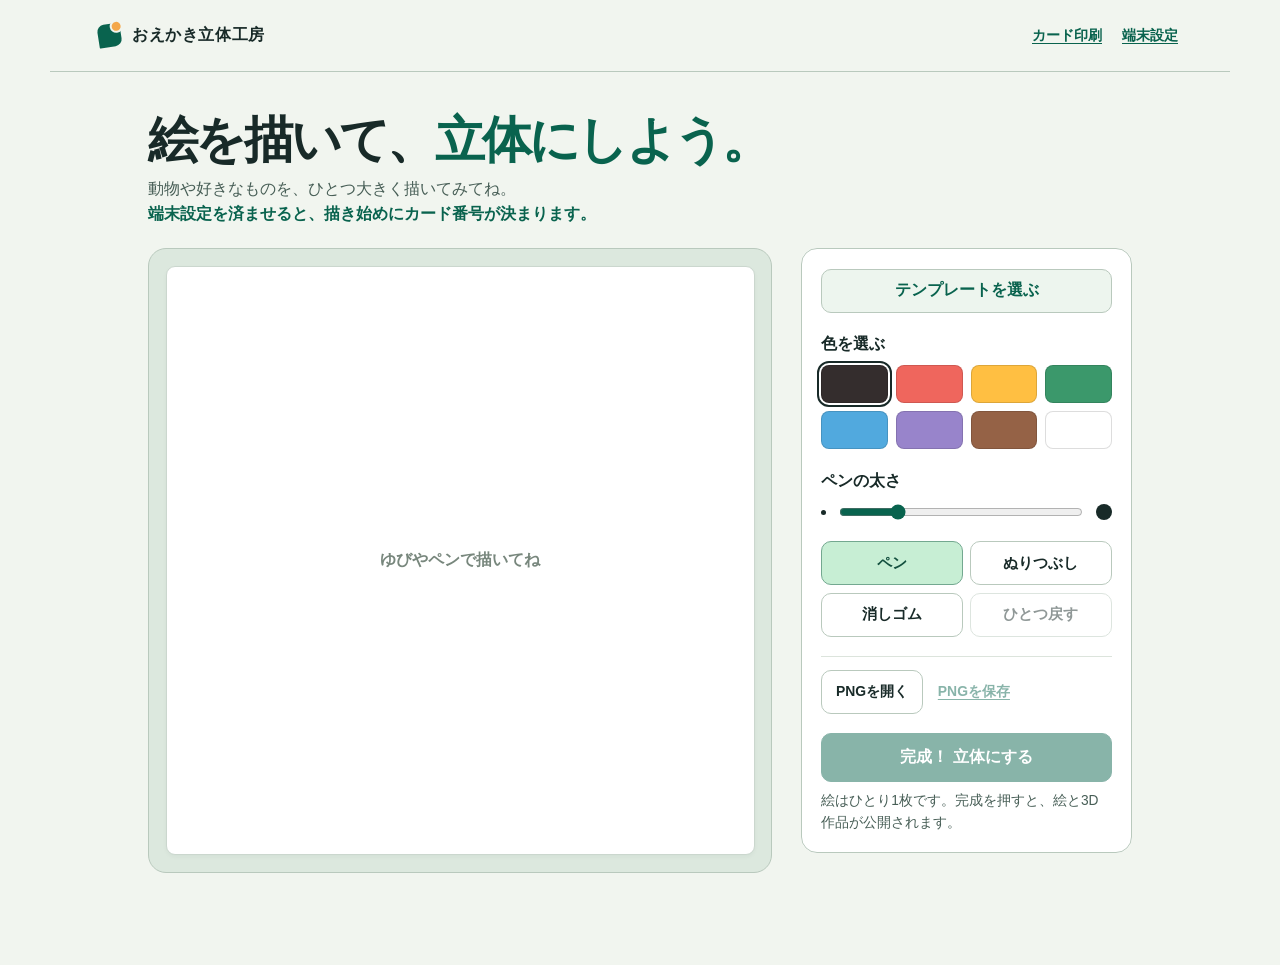
<file: site/index.html>
<!doctype html>
<html lang="ja">
  <head>
    <meta charset="utf-8" />
    <meta name="viewport" content="width=device-width,initial-scale=1" />
    <meta name="theme-color" content="#f1f5ef" />
    <meta name="referrer" content="no-referrer" />
    <meta
      http-equiv="Content-Security-Policy"
      content="default-src 'self'; script-src 'self'; style-src 'self'; img-src 'self' blob: data:; connect-src 'self' https://api.github.com; object-src 'none'; base-uri 'none'; form-action 'none'"
    />
    <title>おえかき立体工房</title>
    <link rel="stylesheet" href="style.css?v=5" />
  </head>
  <body>
    <header class="bar">
      <a class="brand" href="./"><span class="brand-mark" aria-hidden="true"></span>おえかき立体工房</a>
      <nav aria-label="工房メニュー">
        <a href="cards/">カード印刷</a
        ><button type="button" id="setup" class="text-button">端末設定</button>
      </nav>
    </header>
    <main class="wrap">
      <section id="studio">
        <div class="intro">
          <h1>絵を描いて、<em>立体にしよう。</em></h1>
          <p>動物や好きなものを、ひとつ大きく描いてみてね。</p>
          <p id="card-status" role="status">端末設定を済ませると、描き始めにカード番号が決まります。</p>
        </div>
        <div class="workbench">
          <div class="canvas-frame">
            <div class="paper">
              <canvas id="sheet" width="768" height="768" aria-label="お絵かきキャンバス"></canvas>
              <div id="hint" aria-hidden="true">ゆびやペンで描いてね</div>
            </div>
          </div>
          <fieldset id="tools" class="toolbox">
            <legend class="sr">お絵かき道具</legend>
            <button type="button" id="choose-template" aria-haspopup="dialog" aria-controls="templates">
              テンプレートを選ぶ
            </button>
            <div>
              <h2>色を選ぶ</h2>
              <div id="palette" class="palette" role="group" aria-label="ペンの色"></div>
            </div>
            <div>
              <label class="group-title" for="width">ペンの太さ</label>
              <div class="range-row">
                <span class="dot-small" aria-hidden="true"></span
                ><input type="range" id="width" min="3" max="65" value="17" /><span
                  class="dot-large"
                  aria-hidden="true"
                ></span>
              </div>
            </div>
            <div class="tool-grid">
              <button type="button" id="pen" aria-pressed="true">ペン</button
              ><button type="button" id="bucket" aria-pressed="false">ぬりつぶし</button
              ><button type="button" id="eraser" aria-pressed="false">消しゴム</button
              ><button type="button" id="undo" disabled>ひとつ戻す</button>
            </div>
            <div class="file-tools">
              <label class="file-label"
                >PNGを開く<input id="import" type="file" accept="image/png" /></label
              ><button id="download" type="button" class="text-button">PNGを保存</button>
            </div>
            <div class="finish">
              <button id="send" type="button" class="primary" disabled>完成！ 立体にする</button>
              <p>絵はひとり1枚です。完成を押すと、絵と3D作品が公開されます。</p>
            </div>
          </fieldset>
        </div>
        <p id="feedback" class="feedback" aria-live="polite"></p>
      </section>
      <section id="receipt" hidden class="receipt">
        <p class="overline">あなたのカード番号</p>
        <strong id="assigned" class="big-number"></strong>
        <h1>絵を受けつけました。</h1>
        <p>同じ番号のカードを受け取ってね。立体ができたら、カードのQRからARで見られます。</p>
        <div class="actions">
          <a id="view-link" class="button primary">作品を開く</a>
          <a id="wait-game-link" class="button">立体化を待ちながら遊ぶ</a>
        </div>
      </section>
    </main>
    <dialog id="templates" aria-labelledby="template-title">
      <div class="template-heading">
        <h2 id="template-title">テンプレートを選ぶ</h2>
        <button type="button" id="close-templates">閉じる</button>
      </div>
      <p id="template-help" class="small" hidden>
        選ぶと今の絵が置き換わります。「ひとつ戻す」で元の絵に戻れます。
      </p>
      <div id="template-options" class="template-options"></div>
    </dialog>
    <dialog id="settings">
      <form id="settings-form">
        <h2>店頭端末の設定</h2>
        <p>自動なら最初のひと筆かPNGの読み込みで、番号を指定したら設定の保存時に確保します。</p>
        <label class="form-label" for="token">このリポジトリ専用のGitHubトークン</label>
        <input
          id="token"
          type="password"
          autocomplete="off"
          spellcheck="false"
          placeholder="github_pat_…"
          aria-describedby="token-help"
        />
        <p id="token-help" class="small">
          権限は Contents の「Read and write」。このブラウザに保存し、「接続を解除」で削除できます。<a
            href="https://github.com/bpm82/oekaki-webar#店頭端末の準備"
            target="_blank"
            rel="noreferrer"
            >設定手順</a
          >
        </p>
        <label class="form-label" for="slot">次に使うカード</label
        ><select id="slot" aria-describedby="availability">
          <option value="">空いている番号を自動で使う</option>
        </select>
        <p id="availability" role="status" class="small"></p>
        <button type="button" id="reload-slots" class="text-button">空き状況を更新</button>
        <p class="small">予約は1時間で、描き続けると延長されます。</p>
        <p id="connection" role="status" class="small"></p>
        <div class="actions">
          <button class="primary" type="submit">設定を保存</button
          ><button type="button" id="close">閉じる</button
          ><button class="text-button" type="button" id="disconnect" hidden>接続を解除して番号を返す</button>
        </div>
      </form>
    </dialog>
    <script src="studio.js?v=11" type="module"></script>
  </body>
</html>
</file>
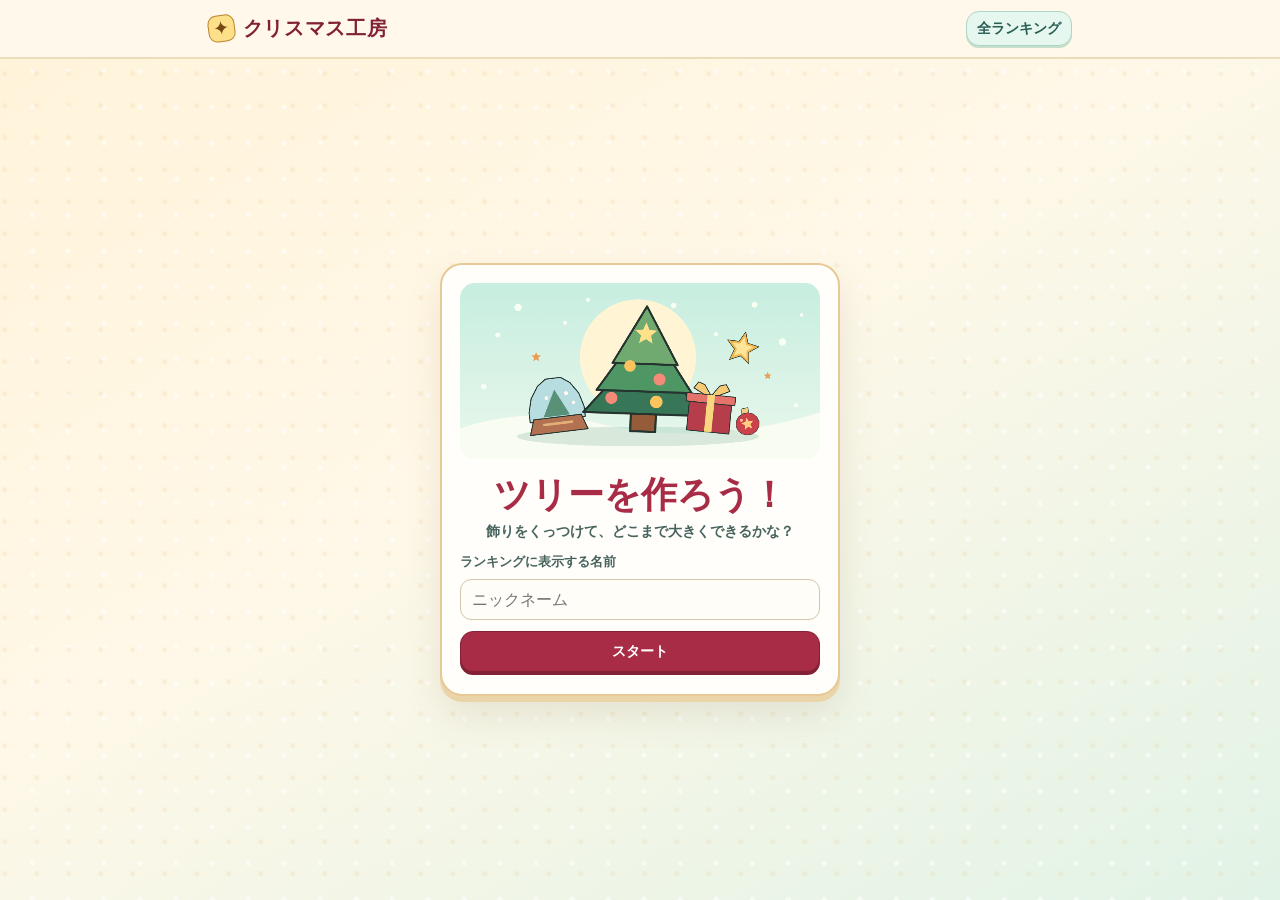
<file: site/christmas-game/index.html>
<!doctype html>
<html lang="ja">
<head>
  <meta charset="utf-8">
  <meta name="viewport" content="width=device-width, initial-scale=1">
  <meta name="theme-color" content="#fff4dc">
  <title>クリスマス工房</title>
  <link rel="stylesheet" href="game.css">
  <script src="vendor/matter.min.js" defer></script>
  <script src="decorations.js?v=2" defer></script>
  <script src="tutorial.js?v=2" defer></script>
  <script src="nickname.js" defer></script>
  <script src="game.js?v=2" defer></script>
</head>
<body>
  <header class="site-header">
    <div class="header-inner">
      <span class="brand"><span class="brand-icon" aria-hidden="true">✦</span> クリスマス工房</span>
      <div class="header-actions">
        <div id="session-clock" class="session-clock" role="timer" aria-labelledby="clock-label" hidden>
          <span id="clock-label">残り時間</span><strong id="time-remaining">3:00</strong>
        </div>
        <button id="open-leaderboard" class="button header-button" type="button">全ランキング</button>
      </div>
    </div>
  </header>
  <main>
    <section id="welcome-screen" class="setup-screen" aria-labelledby="welcome-title">
      <form id="start-form" class="setup-card" novalidate>
        <canvas id="welcome-art" width="880" height="430" class="welcome-art" aria-hidden="true"></canvas>
        <div class="welcome-copy">
          <h1 id="welcome-title">ツリーを作ろう！</h1>
          <p id="welcome-hint">飾りをくっつけて、どこまで大きくできるかな？</p>
        </div>
        <div class="start-fields">
          <label id="player-label" for="player-name">ランキングに表示する名前</label>
          <input id="player-name" name="player" maxlength="16" placeholder="ニックネーム" autocomplete="nickname" aria-describedby="nickname-error" required>
          <p id="nickname-error" class="field-error" role="alert" hidden></p>
          <button class="button primary" type="submit">スタート</button>
        </div>
      </form>
    </section>
    <section id="rules-screen" class="setup-screen" aria-labelledby="rules-title" hidden>
      <div class="setup-card rules-card">
        <h2 id="rules-title" tabindex="-1">遊び方</h2>
        <ol class="rules">
          <li class="rule-compact">
            <div class="rule-copy"><h3>狙って落とす</h3><p>落としたい場所をタップ。左右に動かして、指を離しても落とせます。</p></div>
            <canvas id="rule-drop" width="240" height="124" aria-hidden="true"></canvas>
          </li>
          <li class="rule-feature">
            <div class="rule-copy"><h3>同じ飾りをくっつける</h3><p>ひと回り大きくなって、得点が入ります。</p></div>
            <div class="rule-graphics">
              <canvas id="rule-merge" width="500" height="82" role="img" aria-label="星のチャーム二つで丸いオーナメント一つになります。"></canvas>
              <canvas id="rule-growth" width="560" height="80" role="img" aria-label="小さい順に星のチャーム、丸いオーナメント、スノードーム、プレゼント箱、雪だるま、サンタのそり、クリスマスツリー。"></canvas>
            </div>
          </li>
          <li class="rule-compact">
            <div class="rule-copy"><h3>1回3分</h3><p>時間切れか、箱からあふれたら終了です。立体化が終わるまでは再挑戦できます。</p></div>
            <canvas id="rule-overflow" width="240" height="124" aria-hidden="true"></canvas>
          </li>
        </ol>
        <div class="setup-actions">
          <button id="back-to-welcome" class="button secondary" type="button">戻る</button>
          <button id="begin-game" class="button primary" type="button">ゲームを始める</button>
        </div>
      </div>
    </section>
    <section id="game-screen" class="game-panel" aria-label="クリスマス工房のゲーム盤" hidden>
      <div class="game-hud">
        <div class="growth-guide" aria-labelledby="pieces-title">
          <h2 id="pieces-title">成長順</h2>
          <ol id="piece-guide"></ol>
        </div>
        <div class="next"><span>次の飾り</span><canvas id="next-piece" width="84" height="84" role="img" aria-label="次の飾り"></canvas></div>
      </div>
      <aside class="play-sidebar" aria-label="スコアとランキング">
        <div class="scorebar">
          <div class="score score-main">
            <span class="score-label">スコア</span>
            <div class="score-value"><strong id="score">0</strong><span id="score-gain" class="score-gain" aria-hidden="true"></span></div>
          </div>
          <div class="score best"><span>自己ベスト</span><strong id="best-score">—</strong></div>
        </div>
        <section class="play-ranking" aria-labelledby="play-ranking-title">
          <h2 id="play-ranking-title">ランキング</h2>
          <ol id="play-leaders" aria-label="上位5人"></ol>
          <p class="live-rank" title="ほかの参加者のベストスコアと比較"><span>この回の順位</span><strong id="play-rank">—</strong></p>
        </section>
      </aside>
      <div class="board-shell">
        <canvas id="board" width="800" height="1000" tabindex="0" aria-label="ゲーム盤。左右の矢印キーで移動し、スペースキーで飾りを落とします。"></canvas>
        <div id="round-start" class="round-start" role="status" data-counting="true" hidden><span id="round-start-label">3</span></div>
        <div id="game-overlay" class="overlay" hidden>
          <div id="round-result" class="overlay-card" hidden>
            <h2 id="round-title" tabindex="-1"></h2>
            <p id="round-score" class="round-score"></p>
            <p id="round-top-five" class="round-top-five" hidden></p>
            <p id="round-rank"></p>
            <p id="round-sync" role="status" hidden></p>
            <div id="round-actions">
              <button id="retry" class="button primary" type="button">もう一回遊ぶ</button>
              <button id="show-results" class="button primary" type="button" hidden>ランキングと作品へ</button>
            </div>
          </div>
        </div>
      </div>
      <div class="status-bar">
        <span id="status-icon" aria-hidden="true">✧</span>
        <p id="status-title" aria-live="polite">立体化中</p>
        <progress id="progress" aria-label="立体化の進み具合" max="180" value="0"></progress>
      </div>
    </section>
  </main>
  <dialog id="leaderboard" aria-labelledby="leaderboard-title">
    <div class="dialog-heading">
      <h2 id="leaderboard-title">ランキング</h2>
      <form method="dialog"><button class="button secondary" type="submit">閉じる</button></form>
    </div>
    <p id="my-ranking" class="my-ranking" hidden></p>
    <p id="ranking-sync" role="status" hidden></p>
    <button id="open-work" class="button primary" type="button" hidden>立体化したサンプルを見る</button>
    <div id="podium" class="podium" aria-label="上位3人"></div>
    <p id="empty-ranking">プレイするとスコアがここに入ります。</p>
    <section id="ranking-list" hidden>
      <div class="ranking-list-heading"><h3 id="ranking-list-title">全員のランキング</h3><span id="ranking-source">このブラウザの記録</span></div>
      <div id="ranking-scroll" class="ranking-scroll" role="region" aria-labelledby="ranking-list-title" tabindex="0">
        <table aria-labelledby="ranking-list-title">
          <thead id="ranking-columns"><tr><th scope="col">順位</th><th scope="col">プレイヤー</th><th scope="col">ベストスコア</th></tr></thead>
          <tbody id="ranking-padding-start" class="ranking-padding" aria-hidden="true" hidden><tr><td colspan="3"></td></tr></tbody>
          <tbody id="ranking-rows"></tbody>
          <tbody id="ranking-padding-end" class="ranking-padding" aria-hidden="true" hidden><tr><td colspan="3"></td></tr></tbody>
        </table>
      </div>
    </section>
  </dialog>
  <dialog id="work-dialog" aria-labelledby="work-title">
    <div class="dialog-heading">
      <h2 id="work-title">立体作品のサンプル</h2>
      <form method="dialog"><button class="button secondary" type="submit">閉じる</button></form>
    </div>
    <canvas id="work-preview" width="800" height="540" tabindex="0" aria-label="立体ツリー。ドラッグするか左右の矢印キーで回転できます。"></canvas>
    <p class="controls">ドラッグ、または ← → で回転</p>
  </dialog>
</body>
</html>
</file>
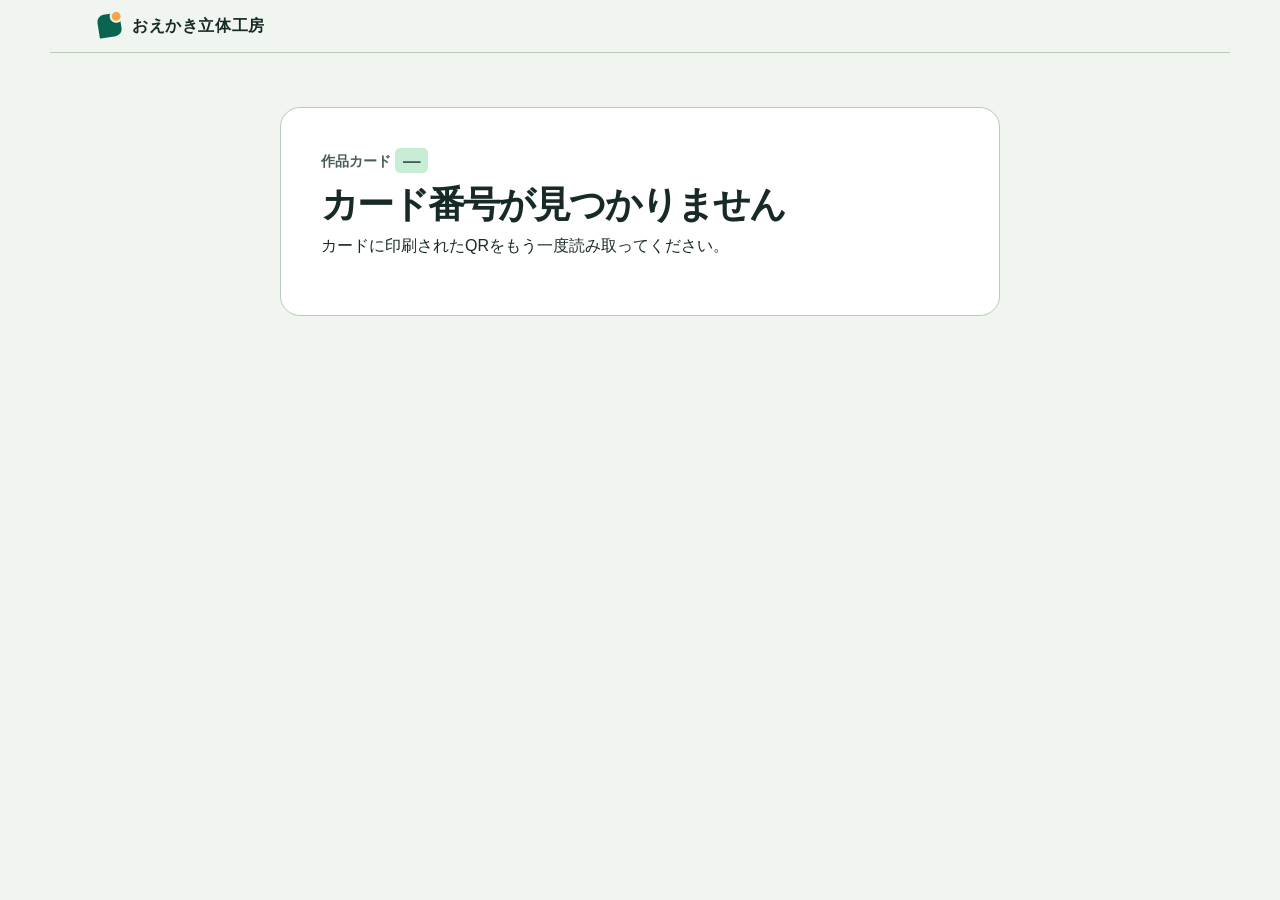
<file: site/v/index.html>
<!doctype html>
<html lang="ja">
  <head>
    <meta charset="utf-8" />
    <meta name="viewport" content="width=device-width,initial-scale=1" />
    <title>カードの作品 | おえかき立体工房</title>
    <link rel="stylesheet" href="../style.css?v=8" />
  </head>
  <body>
    <header class="bar viewer-bar">
      <a class="brand" href="../"
        ><span class="brand-mark" aria-hidden="true"></span>おえかき立体工房</a
      >
      <details id="reception-menu" class="reception-menu" hidden>
        <summary class="reception-toggle primary" aria-label="受付メニュー">
          <span aria-hidden="true"></span>
        </summary>
        <div class="reception-options">
          <button id="new-reception" type="button">新規受付</button>
        </div>
      </details>
    </header>
    <main class="wrap">
      <section class="viewer-panel">
        <p class="overline">作品カード <span id="number" class="number">—</span></p>
        <h1 id="title" tabindex="-1">作品を確認しています</h1>
        <p id="message" role="status"></p>
        <div id="media" class="viewer-media" hidden><img id="drawing" alt="送信した絵" hidden /></div>
        <div class="actions">
          <button id="play-waiting" type="button" class="primary" hidden>立体化を待ちながら遊ぶ</button>
          <button id="show-marker" type="button" class="primary" aria-haspopup="dialog" hidden>カードにかざす</button>
        </div>
        <noscript>作品を見るにはブラウザのJavaScriptを有効にしてください。</noscript>
      </section>
    </main>
    <dialog id="marker-dialog" class="marker-dialog" aria-labelledby="marker-title">
      <h2 id="marker-title">作品カード</h2>
      <p>別のスマホでQRを読み取ってカメラを許可し、この画面の黒い枠全体を映してね。</p>
      <img id="card-marker" width="360" height="360" alt="黒い枠付きの作品カードのQRコード" />
      <form method="dialog">
        <button type="submit" autofocus>閉じる</button>
      </form>
    </dialog>
    <dialog id="wait-game-dialog" class="wait-game-dialog" aria-label="クリスマス工房">
      <form method="dialog" class="wait-game-toolbar">
        <button type="submit">作品ページに戻る</button>
      </form>
      <iframe id="wait-game-frame" title="クリスマス工房のミニゲーム"></iframe>
    </dialog>
    <script type="module" src="./viewer.js?v=8"></script>
  </body>
</html>
</file>
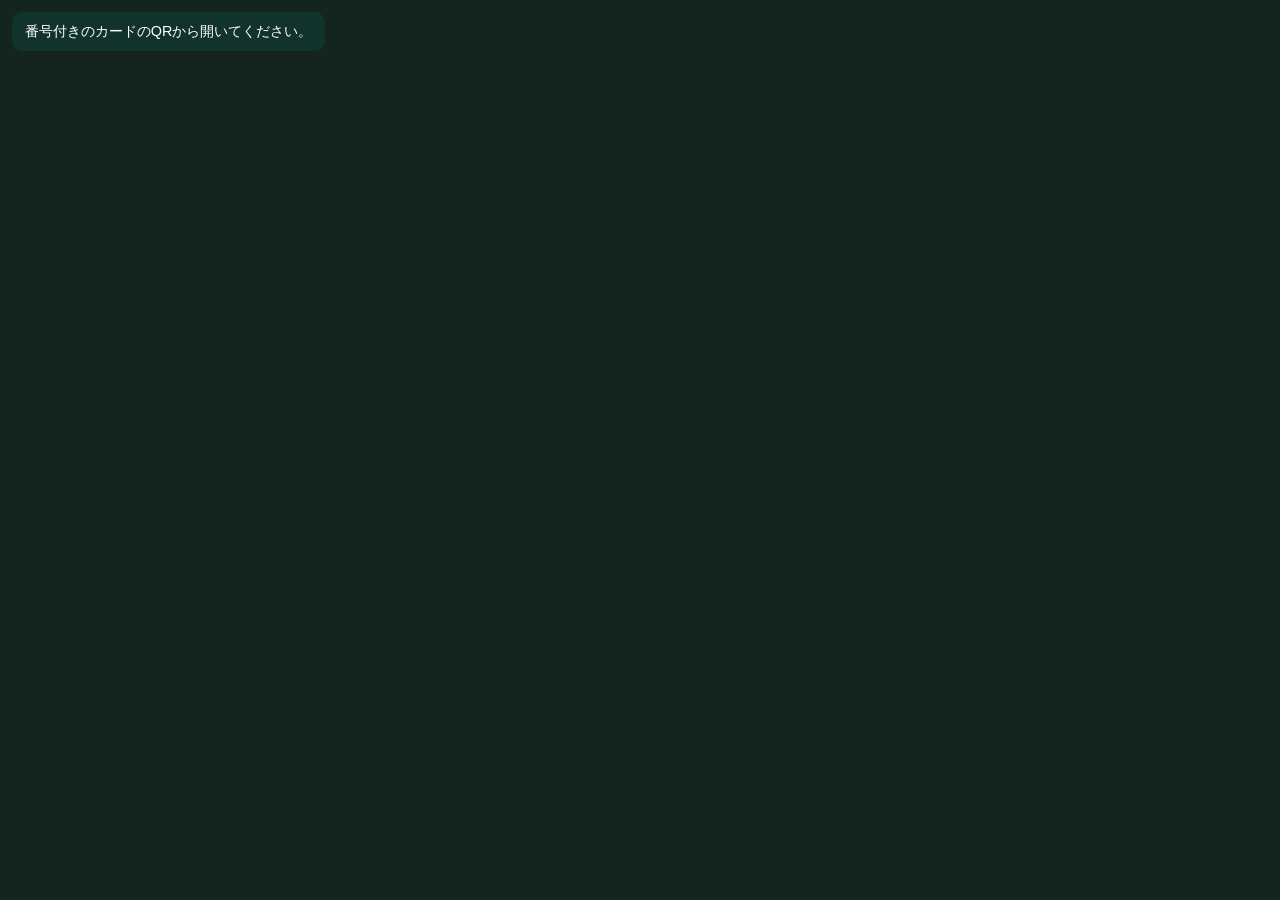
<file: site/v/ar.html>
<!doctype html>
<html lang="ja">
  <head>
    <meta charset="utf-8" />
    <meta name="viewport" content="width=device-width,initial-scale=1,viewport-fit=cover" />
    <title>カードにかざす | おえかき立体工房</title>
    <link rel="stylesheet" href="ar.css?v=3" />
  </head>
  <body>
    <video id="camera" autoplay muted playsinline></video>
    <canvas id="charms" aria-hidden="true"></canvas>
    <div class="overlay">
      <p id="status" role="status">作品を確認しています…</p>
    </div>
    <script type="module" src="ar.js?v=5"></script>
  </body>
</html>
</file>
<file: site/style.css>
:root {
  color-scheme: light;
  --ink: #182a28;
  --paper: #fff;
  --ground: #f1f5ef;
  --green: #09634e;
  --light: #c7eed4;
  --line: #b9c9bd;
  --muted: #475e56;
  font:
    100%/1.55 'Bricolage Grotesque',
    'Hiragino Kaku Gothic ProN',
    'Yu Gothic',
    Meiryo,
    sans-serif;
  color: var(--ink);
  background: var(--ground);
}
* {
  box-sizing: border-box;
}
body {
  margin: 0;
}
button,
input,
select {
  font: inherit;
  color: inherit;
}
button,
a,
label.file-label,
input,
select {
  touch-action: manipulation;
}
a {
  color: var(--green);
  text-underline-offset: 0.2em;
}
button,
.button,
.file-label {
  display: inline-flex;
  align-items: center;
  justify-content: center;
  min-height: 44px;
  border: 1px solid var(--line);
  border-radius: 10px;
  padding: 0.52rem 0.85rem;
  background: white;
  font-weight: 700;
  cursor: pointer;
  color: var(--ink);
  text-decoration: none;
}
button:hover,
.button:hover,
.file-label:hover {
  border-color: var(--green);
}
button:disabled {
  cursor: default;
  opacity: 0.48;
}
button:focus-visible,
a:focus-visible,
input:focus-visible,
select:focus-visible,
.file-label:focus-within {
  outline: 3px solid #de7925;
  outline-offset: 3px;
}
.primary,
.button.primary {
  background: var(--green);
  color: white;
  border-color: var(--green);
  font-weight: 800;
}
.text-button {
  background: transparent;
  border: 0;
  color: var(--green);
  text-decoration: underline;
  text-underline-offset: 0.2em;
  padding: 0.4rem 0.25rem;
}
.bar {
  max-width: 1180px;
  margin: 0 auto;
  border-bottom: 1px solid var(--line);
  display: flex;
  align-items: center;
  justify-content: space-between;
  gap: 1rem;
  padding: 0.85rem clamp(1rem, 4vw, 3rem);
}
.bar nav,
.actions {
  display: flex;
  align-items: center;
  gap: 1rem;
  flex-wrap: wrap;
}
.bar nav a,
.bar nav button {
  font-size: 0.9rem;
  font-weight: 700;
}
.brand {
  display: inline-flex;
  gap: 0.7rem;
  align-items: center;
  color: var(--ink);
  font-weight: 850;
  letter-spacing: 0.035em;
  text-decoration: none;
  white-space: nowrap;
}
.brand-mark {
  width: 23px;
  height: 23px;
  background: var(--green);
  border-radius: 7px 7px 7px 1px;
  transform: rotate(-9deg);
  position: relative;
  flex: none;
}
.brand-mark:after {
  content: '';
  position: absolute;
  width: 9px;
  height: 9px;
  right: -3px;
  top: -3px;
  background: #f4a84b;
  border: 2px solid var(--ground);
  border-radius: 50%;
}
.wrap {
  max-width: 1080px;
  margin: auto;
  padding: clamp(1.3rem, 3vw, 2.5rem) clamp(1rem, 4vw, 3rem) 2.5rem;
}
.intro {
  margin-bottom: 1.35rem;
}
h1,
h2,
p {
  margin-top: 0;
}
h1 {
  font-size: clamp(1.8rem, 4.5vw, 3.1rem);
  letter-spacing: -0.055em;
  line-height: 1.2;
  margin-bottom: 0.45rem;
}
h1 em {
  color: var(--green);
  font-style: normal;
}
h2,
.group-title {
  display: block;
  font-size: 1rem;
  font-weight: 800;
  margin: 0 0 0.55rem;
}
.intro p,
.small,
.finish p,
.muted {
  color: var(--muted);
}
.intro p {
  margin-bottom: 0;
}
#card-status {
  color: var(--green);
  font-weight: 700;
  font-variant-numeric: tabular-nums;
}
.workbench {
  display: grid;
  grid-template-columns: minmax(0, 1fr) minmax(235px, 0.53fr);
  align-items: start;
  gap: clamp(0.85rem, 2.5vw, 1.8rem);
}
.canvas-frame {
  background: #dce8de;
  border: 1px solid var(--line);
  border-radius: 18px;
  padding: clamp(0.5rem, 1.7vw, 1.05rem);
}
.paper {
  position: relative;
  aspect-ratio: 1;
  background: white;
  border: 1px solid #cbd7ce;
  border-radius: 9px;
  overflow: hidden;
  box-shadow: 0 2px 4px #2036290a;
}
canvas#sheet {
  display: block;
  width: 100%;
  height: 100%;
  touch-action: none;
  cursor: crosshair;
}
#hint {
  position: absolute;
  inset: 0;
  display: grid;
  place-items: center;
  pointer-events: none;
  color: #78877d;
  font-weight: 650;
}
.toolbox {
  display: grid;
  min-width: 0;
  gap: 1.2rem;
  padding: 1.2rem;
  border-radius: 16px;
  border: 1px solid var(--line);
  background: white;
  margin: 0;
}
.toolbox[disabled] {
  opacity: 0.72;
}
#choose-template {
  grid-column: 1 / -1;
  background: #edf5ee;
  color: var(--green);
}
.palette {
  display: grid;
  grid-template-columns: repeat(4, 1fr);
  gap: 0.5rem;
}
.swatch {
  --paint: #342d2d;
  padding: 0;
  min-height: 38px;
  border-radius: 8px;
  background: var(--paint);
  border: 1px solid #0002;
}
.swatch[aria-pressed='true'] {
  outline: 2px solid var(--ink);
  outline-offset: 2px;
}
.swatch[data-name='coral'] {
  --paint: #ef665d;
}
.swatch[data-name='sun'] {
  --paint: #ffbf42;
}
.swatch[data-name='leaf'] {
  --paint: #3b986b;
}
.swatch[data-name='sky'] {
  --paint: #51a9de;
}
.swatch[data-name='violet'] {
  --paint: #9884cb;
}
.swatch[data-name='soil'] {
  --paint: #956246;
}
.swatch[data-name='snow'] {
  --paint: #fff;
}
.range-row {
  display: flex;
  align-items: center;
  gap: 0.65rem;
}
.range-row input {
  width: 100%;
  accent-color: var(--green);
}
.dot-small,
.dot-large {
  display: block;
  width: 5px;
  height: 5px;
  background: var(--ink);
  border-radius: 50%;
  flex: none;
}
.dot-large {
  width: 16px;
  height: 16px;
}
.tool-grid {
  display: grid;
  grid-template-columns: 1fr 1fr;
  gap: 0.45rem;
}
.tool-grid button {
  font-size: 0.92rem;
}
.tool-grid [aria-pressed='true'] {
  background: var(--light);
  color: #134f3e;
  border-color: #73a890;
}
.file-tools {
  border-top: 1px solid #dce4dc;
  padding-top: 0.8rem;
  display: flex;
  align-items: center;
  gap: 0.7rem;
  flex-wrap: wrap;
}
.file-label,
.file-tools button {
  font-size: 0.87rem;
}
.file-label input,
.sr {
  position: absolute;
  overflow: hidden;
  clip-path: inset(50%);
  height: 1px;
  width: 1px;
  white-space: nowrap;
}
.finish .primary {
  width: 100%;
  min-height: 3.1rem;
}
.finish p,
.small {
  font-size: 0.86rem;
  line-height: 1.55;
}
.finish p {
  margin: 0.5rem 0 0;
}
.feedback {
  min-height: 1.5rem;
  color: var(--green);
  margin-top: 0.75rem;
}
.receipt,
.viewer-panel,
.card-panel {
  margin: 1rem auto;
  background: white;
  border: 1px solid var(--line);
  border-radius: 20px;
  padding: clamp(1.2rem, 4vw, 2.5rem);
  max-width: 720px;
}
.overline {
  color: var(--muted);
  font-size: 0.9rem;
  font-weight: 800;
  margin-bottom: 0.2rem;
}
.big-number {
  display: block;
  font-family: 'Arial Rounded MT Bold', Arial, sans-serif;
  font-size: clamp(4rem, 13vw, 8rem);
  line-height: 1;
  letter-spacing: -0.07em;
  color: var(--green);
  font-variant-numeric: tabular-nums;
}
.receipt h1 {
  margin: 1rem 0;
}
.form-label {
  display: block;
  margin: 0.9rem 0 0.3rem;
  font-weight: 750;
}
option:disabled {
  text-decoration: line-through;
}
dialog {
  width: min(460px, calc(100% - 2rem));
  padding: 1.4rem;
  border: 1px solid var(--line);
  border-radius: 16px;
  box-shadow: 0 12px 70px #10291b45;
}
dialog::backdrop {
  background: #182a2890;
}
.wait-game-dialog {
  width: min(58rem, calc(100% - 1rem));
  height: min(54rem, calc(100dvh - 1rem));
  max-width: none;
  max-height: none;
  padding: 0;
  overflow: hidden;
}
.wait-game-dialog[open] {
  display: grid;
  grid-template-rows: auto minmax(0, 1fr);
}
.wait-game-toolbar {
  display: flex;
  justify-content: flex-end;
  padding: 0.4rem 0.65rem;
  background: white;
}
.wait-game-dialog iframe {
  display: block;
  width: 100%;
  height: 100%;
  border: 0;
}
@media (max-width: 600px) {
  .wait-game-dialog {
    width: 100%;
    height: 100dvh;
    margin: 0;
    border: 0;
    border-radius: 0;
  }
}
dialog h2 {
  font-size: 1.45rem;
}
dialog p {
  margin-bottom: 0.6rem;
}
#templates {
  width: min(560px, calc(100% - 1.5rem));
  padding: clamp(0.75rem, 3vw, 1.4rem);
}
.template-heading {
  display: flex;
  flex-wrap: wrap;
  align-items: center;
  justify-content: space-between;
  gap: 0.55rem;
  margin-bottom: 0.8rem;
}
.template-heading h2 {
  margin: 0;
  font-size: clamp(1rem, 4vw, 1.45rem);
}
.template-options {
  display: grid;
  grid-template-columns: repeat(auto-fit, minmax(min(100%, 8rem), 1fr));
  gap: 0.55rem;
}
.template-option {
  flex-direction: column;
  gap: 0.35rem;
  padding: 0.4rem;
  font-size: 0.86rem;
}
.template-option canvas {
  display: block;
  width: min(100%, 7rem);
  height: auto;
}
dialog input,
select,
.number-input {
  width: 100%;
  border: 1px solid var(--line);
  border-radius: 8px;
  background: white;
  padding: 0.55rem;
}
.actions {
  margin-top: 1rem;
  gap: 0.55rem;
}
#connection {
  color: var(--green);
  margin-top: 0.6rem;
}
[hidden] {
  display: none !important;
}
.work-ready,
.work-ready body {
  overflow: hidden;
  overscroll-behavior: none;
}
.work-ready body {
  display: grid;
  grid-template-rows: auto minmax(0, 1fr);
  height: 100dvh;
}
.work-ready .viewer-bar {
  width: 100%;
  flex-direction: row;
  align-items: center;
  padding-block: 0.35rem;
}
.reception-menu {
  position: relative;
  flex: none;
}
.reception-toggle {
  display: grid;
  place-items: center;
  width: 44px;
  height: 44px;
  border-radius: 8px;
  cursor: pointer;
  list-style: none;
}
.reception-toggle::-webkit-details-marker {
  display: none;
}
.reception-toggle:focus-visible {
  outline: 3px solid #de7925;
  outline-offset: 3px;
}
.reception-toggle span {
  width: 4px;
  height: 4px;
  border-radius: 50%;
  background: currentColor;
  box-shadow: -7px 0 currentColor, 7px 0 currentColor;
}
.reception-options {
  position: absolute;
  z-index: 1;
  inset-inline-end: 0;
  top: calc(100% + 0.4rem);
  padding: 0.3rem;
  border: 1px solid var(--line);
  border-radius: 10px;
  background: var(--paper);
  box-shadow: 0 6px 18px #182a2826;
  white-space: nowrap;
}
.reception-options button {
  border-color: transparent;
}
.work-ready .wrap {
  width: 100%;
  height: 100%;
  padding-block: clamp(0.35rem, 2dvh, 1.1rem);
}
.work-ready .viewer-panel {
  display: flex;
  flex-direction: column;
  height: 100%;
  margin: 0 auto;
  padding: clamp(0.6rem, 2.3vmin, 1.35rem);
}
.work-ready .viewer-media {
  flex: 1;
  min-height: 0;
  aspect-ratio: auto;
  margin: 0.3rem 0 0;
}
.work-ready .viewer-panel .actions {
  margin-top: 0.5rem;
}
.marker-dialog {
  text-align: center;
  padding: clamp(0.75rem, 3vmin, 1.4rem);
}
.marker-dialog img {
  display: block;
  width: min(100%, 22rem, 55dvh);
  height: auto;
  margin: 0 auto 0.7rem;
}
@media (max-height: 440px) and (orientation: landscape) {
  .work-ready .viewer-panel,
  .marker-dialog[open] {
    display: grid;
    grid-template-columns: minmax(0, 1fr) minmax(0, 1fr);
    column-gap: 0.8rem;
  }
  .work-ready .viewer-panel {
    grid-template-rows: auto auto auto minmax(0, 1fr);
  }
  .work-ready .viewer-panel > :not(.viewer-media) {
    grid-column: 1;
  }
  .work-ready .viewer-panel .actions {
    align-self: start;
  }
  .work-ready .viewer-media {
    grid-area: 1 / 2 / -1;
    margin: 0;
  }
  .marker-dialog {
    width: min(37rem, calc(100% - 1rem));
    align-items: center;
  }
  .marker-dialog img {
    grid-area: 1 / 1 / 4;
    width: min(100%, 74dvh);
    margin: 0 auto;
  }
}
.viewer-panel h1,
.card-panel h1 {
  font-size: clamp(1.5rem, 4vw, 2.3rem);
}
.viewer-media {
  display: grid;
  place-items: center;
  position: relative;
  min-height: 210px;
  aspect-ratio: 4/3;
  background: #edf3ed;
  border-radius: 12px;
  overflow: hidden;
  margin: 1rem 0;
}
.viewer-media img {
  width: 70%;
  height: 80%;
  object-fit: contain;
}
.viewer-media model-viewer {
  width: 100%;
  height: 100%;
  position: absolute;
  inset: 0;
  --poster-color: transparent;
}
.viewer-panel p,
.card-panel p {
  margin-bottom: 0.6rem;
}
.number {
  font:
    800 1.1rem/1.4 Arial,
    sans-serif;
  background: var(--light);
  border-radius: 5px;
  padding: 0.15em 0.45em;
}
.card-controls {
  display: flex;
  align-items: end;
  gap: 0.65rem;
  flex-wrap: wrap;
}
.card-controls label {
  display: grid;
  gap: 0.3rem;
  font-size: 0.88rem;
  font-weight: 700;
}
.number-input {
  width: 6rem;
}
.card-stack {
  display: grid;
  grid-template-columns: repeat(auto-fit, minmax(210px, 1fr));
  gap: 1rem;
  margin-top: 1rem;
}
.printed-card {
  break-inside: avoid;
  background: white;
  border: 1px dashed #85978a;
  border-radius: 10px;
  text-align: center;
  padding: 0.75rem;
}
.printed-card h2 {
  font-size: 1rem;
  margin: 0;
}
.printed-card img {
  display: block;
  width: min(100%, 240px);
  margin: 0 auto;
}
.printed-card a {
  font-weight: 750;
}
.card-downloads {
  display: flex;
  justify-content: center;
  flex-wrap: wrap;
  gap: 0.5rem 1.25rem;
}
.printed-card p {
  font-size: 0.88rem;
}
@media (max-width: 700px) {
  .workbench {
    grid-template-columns: 1fr;
  }
  .toolbox {
    grid-template-columns: 1fr 1fr;
    gap: 0.9rem;
  }
  .file-tools {
    border: 0;
    padding-top: 0;
    align-content: center;
    grid-column: 1 / -1;
  }
  .tool-grid {
    grid-column: 1 / -1;
    grid-template-columns: repeat(4, minmax(0, 1fr));
  }
  .finish {
    grid-column: 1/-1;
  }
  .bar {
    gap: 0.35rem;
  }
  .bar nav {
    gap: 0.55rem;
  }
  .bar nav a,
  .bar nav button {
    font-size: 0.82rem;
  }
  .brand {
    font-size: 0.9rem;
  }
  .wrap {
    padding-top: 1.25rem;
  }
  .palette {
    gap: 0.38rem;
  }
  .swatch {
    min-height: 31px;
  }
  .tool-grid button {
    padding: 0.35rem;
    font-size: 0.85rem;
  }
  .toolbox {
    padding: 1rem;
  }
  .receipt .actions {
    align-items: stretch;
  }
}
@media (max-width: 480px) {
  .tool-grid {
    grid-template-columns: repeat(2, minmax(0, 1fr));
  }
}
@media (max-width: 380px) {
  .bar {
    align-items: flex-start;
    flex-direction: column;
  }
  .bar nav {
    width: 100%;
  }
  .bar nav button {
    min-height: 28px;
  }
  .toolbox {
    grid-template-columns: 1fr;
  }
  .finish {
    grid-column: auto;
  }
}
@media print {
  @page {
    size: A4;
    margin: 12mm;
  }
  body {
    background: white;
    color: black;
  }
  .bar,
  .no-print,
  .feedback {
    display: none !important;
  }
  .wrap,
  .card-panel {
    width: auto;
    max-width: none;
    margin: 0;
    padding: 0;
    border: 0;
  }
  .card-stack {
    display: grid;
    grid-template-columns: repeat(2, 1fr);
    gap: 4mm;
    margin: 0;
  }
  .printed-card {
    break-inside: avoid;
    border: 1px dashed #999;
    border-radius: 0;
    padding: 3mm;
  }
  .printed-card img {
    width: 62mm;
    height: 62mm;
  }
  .printed-card a {
    color: black;
    text-decoration: none;
  }
  .printed-card p {
    margin: 0;
  }
  .printed-card h2 {
    font-size: 11pt;
  }
}
</file>
<file: site/christmas-game/game.css>
:root {
  color-scheme: light;
  font-family: "Hiragino Maru Gothic ProN", "Yu Gothic UI", "Hiragino Kaku Gothic ProN", system-ui, sans-serif;
  color: #183f39;
  background: #fff4dc;
  --ink: #183f39;
  --muted: #47635d;
  --green: #285e53;
  --paper: #fffefa;
  --line: #e4d1ac;
  --berry: #a92c46;
  --berry-dark: #822036;
  --mint: #e6f7ef;
  --gold: #ffe08a;
}

* { box-sizing: border-box; }
[hidden] { display: none !important; }
html { overscroll-behavior: none; }
body {
  margin: 0;
  height: 100dvh;
  display: grid;
  grid-template-rows: auto minmax(0, 1fr);
  overflow: hidden;
  background:
    radial-gradient(circle at 15% 30%, #e9ba7629 0 2px, transparent 3px) 0 0 / 32px 32px,
    radial-gradient(circle at 70% 70%, #ffffff8f 0 2px, transparent 3px) 7px 10px / 36px 36px,
    linear-gradient(150deg, #fff3d9, #fff8e8 45%, #e1f3e6);
}
button, input { font: inherit; }
button { cursor: pointer; }
button:disabled { cursor: default; opacity: .5; }
:focus-visible { outline: 3px solid var(--berry); outline-offset: 3px; }
h1, h2, h3, p { margin: 0; }
.site-header { background: #fff9ecef; border-bottom: 2px solid #ecdcba; }
.header-inner, main { width: min(100% - 1rem, 54rem); margin-inline: auto; }
.header-inner { min-height: clamp(2.75rem, 7.5dvh, 3.55rem); display: flex; align-items: center; justify-content: space-between; gap: .55rem; }
.header-actions { display: flex; align-items: center; gap: clamp(.4rem, 1.7vw, .85rem); }
.session-clock { display: flex; align-items: baseline; gap: .32rem; color: var(--muted); white-space: nowrap; }
.session-clock span { font-size: .69rem; font-weight: 750; line-height: 1.1; }
.session-clock strong { color: var(--green); font-size: clamp(.92rem, 2.7vw, 1.1rem); font-variant-numeric: tabular-nums; font-weight: 850; line-height: 1.1; }
.session-clock[data-ending="true"] strong { color: var(--berry-dark); }
.brand { display: flex; align-items: center; gap: .48rem; color: var(--berry-dark); font-size: clamp(.98rem, 3.5vw, 1.22rem); font-weight: 900; letter-spacing: .035em; white-space: nowrap; }
.brand-icon { display: grid; place-items: center; width: 1.68rem; height: 1.68rem; border: 1.5px solid #b8842d; border-radius: .55rem; transform: rotate(-8deg); background: var(--gold); color: #764914; }
.button { min-height: 2.55rem; padding: .48rem .85rem; border: 1.5px solid transparent; border-radius: .82rem; font-size: .9rem; font-weight: 850; transition: background-color .14s, transform .14s, box-shadow .14s; }
.button:active:enabled { transform: translateY(2px); box-shadow: none; }
.header-button { min-height: 2.15rem; padding: .27rem .62rem; background: var(--mint); color: var(--green); border-color: #add5c3; box-shadow: 0 2px 0 #c6decb; white-space: nowrap; }
.header-button:hover, .secondary:hover:enabled { background: #d3efdf; }
.primary { color: #fff; background: var(--berry); border-color: var(--berry-dark); box-shadow: 0 3px 0 var(--berry-dark); }
.primary:hover { background: #972039; }
.secondary { color: var(--green); background: #eef9f2; border-color: #bbdacb; box-shadow: 0 2px 0 #c9ded2; }

main { min-height: 0; }
.setup-screen { display: grid; align-items: safe center; justify-items: center; height: 100%; padding: .9rem .15rem; overflow-y: auto; overscroll-behavior-y: contain; }
.setup-card { display: grid; gap: .85rem; width: min(100%, 25rem); padding: clamp(.75rem, 3.2vw, 1.15rem); border: 2px solid #e7c997; border-radius: 1.4rem; background: var(--paper); box-shadow: 0 6px 0 #ead4aa, 0 18px 36px #765a3020; }
.welcome-copy { text-align: center; }
.setup-card h1 { font-size: clamp(1.7rem, 6.5vw, 2.25rem); line-height: 1.25; font-weight: 950; color: var(--berry); }
.welcome-copy p { margin-top: .28rem; color: var(--muted); font-size: .9rem; font-weight: 650; }
.setup-card h2 { font-size: clamp(1.25rem, 4vw, 1.65rem); line-height: 1.2; color: var(--berry-dark); font-weight: 900; }
.welcome-art { display: block; width: 100%; height: auto; border-radius: .95rem; }
.start-fields { display: grid; gap: .48rem; }
.setup-card label { color: var(--muted); font-size: .81rem; font-weight: 750; }
.setup-card input { width: 100%; min-height: 2.55rem; padding: .48rem .65rem; border: 1.5px solid #d1c6aa; border-radius: .7rem; background: #fffdf7; color: var(--ink); }
.setup-card input[aria-invalid="true"] { border-color: var(--berry); }
.field-error { color: var(--berry-dark); font-size: .8rem; font-weight: 750; line-height: 1.45; }
.start-fields .primary { margin: .2rem 0 .25rem; }
.rules-card { width: min(100%, 30rem); gap: .7rem; }
.rules { margin: 0; padding: 0; list-style: none; display: grid; gap: .4rem; }
.rules li { border: 1px solid #e9dfc6; border-radius: .78rem; background: #fff9ec; }
.rule-compact { display: grid; grid-template-columns: minmax(0, 1fr) minmax(5rem, 35%); gap: .3rem; align-items: center; padding: .36rem .4rem .36rem .62rem; }
.rule-feature { padding: .48rem .56rem .38rem .62rem; }
.rule-copy h3 { margin-bottom: .16rem; font-size: clamp(.88rem, 3.4vw, 1rem); line-height: 1.3; font-weight: 900; color: var(--green); }
.rule-copy p { color: var(--muted); font-size: clamp(.77rem, 2.9vw, .87rem); font-weight: 620; line-height: 1.4; }
.rules canvas { display: block; width: 100%; height: auto; border-radius: .48rem; background: var(--mint); }
.rule-graphics { margin-top: .32rem; }
#rule-merge { width: min(100%, 22rem); margin-inline: auto; background: transparent; }
#rule-growth { border: 1px solid #d6eadd; }
.setup-actions { display: flex; gap: .5rem; padding-bottom: .2rem; }
.setup-actions .primary { flex: 1; }

.game-panel {
  --sidebar-size: clamp(5.25rem, 26vw, 15rem);
  --stage-limit: max(7rem, calc(80dvh - 8.9rem));
  --play-gap: clamp(.35rem, 2vw, 1rem);
  display: grid;
  grid-template-areas: "hud hud" "sidebar board" "status status";
  grid-template-columns: var(--sidebar-size) minmax(0, 1fr);
  align-items: start;
  align-content: safe center;
  width: min(100%, calc(var(--sidebar-size) + var(--stage-limit) + var(--play-gap)));
  height: 100%;
  margin-inline: auto;
  gap: clamp(.28rem, 1dvh, .6rem) var(--play-gap);
  padding: clamp(.35rem, 1dvh, .65rem) 0;
}
.play-sidebar { grid-area: sidebar; display: grid; grid-template-rows: auto minmax(0, 1fr); align-self: stretch; contain: size; min-width: 0; gap: clamp(.38rem, 1.2vw, .7rem); }
.game-hud { grid-area: hud; display: grid; grid-template-columns: minmax(0, 1fr) auto; gap: clamp(.23rem, 1vw, .48rem); }
.scorebar { display: grid; overflow: hidden; border: 1.5px solid #e5a4a9; border-radius: .85rem; box-shadow: 0 2px 0 #e6b2aa; }
.score { display: grid; min-width: 0; padding: .27rem clamp(.3rem, 1.4vw, .8rem); }
.score-main { position: relative; padding-top: .43rem; background: #ffdedf; color: var(--berry-dark); }
.score-value { min-width: 0; }
.score-label, .best span, .next span, .growth-guide h2 { color: var(--muted); font-size: clamp(.68rem, 2.7vw, .79rem); font-weight: 820; line-height: 1.1; }
.score-main .score-label { color: #813146; }
.score strong { display: inline-block; min-width: 0; font-family: "Arial Rounded MT Bold", ui-rounded, system-ui, sans-serif; font-size: clamp(1.42rem, min(6vw, 7.4dvh), 3.8rem); font-weight: 950; line-height: 1.08; letter-spacing: -.055em; font-variant-numeric: tabular-nums; transform-origin: left center; }
.score-gain { position: absolute; inset-block-start: .18rem; inset-inline-end: .2rem; opacity: 0; border-radius: .33rem; padding: .07rem .18rem; background: #ffec9c; color: #6f390e; font: 900 clamp(.58rem, 2.2vw, .83rem)/1.2 system-ui, sans-serif; }
.best { align-content: center; min-height: 2.2rem; background: #fff3ce; }
.best strong { font-size: clamp(.97rem, 3.2dvh, 1.65rem); color: #694a22; }
.next { display: flex; align-items: center; gap: .12rem; min-height: 2.45rem; padding: .12rem clamp(.16rem, 1.2vw, .58rem); white-space: nowrap; border: 1.5px solid #aad5c3; border-radius: .68rem; background: #e2f5ec; box-shadow: 0 2px 0 #b6dacb; }
.next canvas { display: block; width: clamp(1.35rem, 4.5vw, 2.2rem); height: auto; }
.growth-guide { display: flex; gap: .25rem; align-items: center; padding: 0 clamp(.16rem, 1vw, .44rem); border: 1px solid #e7d7b8; border-radius: .65rem; background: #fffefa; }
.growth-guide h2 { flex-shrink: 0; color: var(--green); }
#piece-guide { list-style: none; display: flex; justify-content: space-between; flex: 1; min-width: 0; margin: 0; padding: 0; }
#piece-guide li { position: relative; display: grid; flex: 1; min-width: 0; place-items: center; }
#piece-guide li + li::before { content: ''; position: absolute; inset-inline-start: 0; border-inline-start: .19rem solid #89a79a; border-block: .17rem solid transparent; }
#piece-guide canvas { display: block; width: min(88%, clamp(1.27rem, 4.55dvh, 2.23rem)); height: auto; }
.board-shell { grid-area: board; position: relative; width: 100%; aspect-ratio: 4 / 5; overflow: hidden; border-radius: clamp(.73rem, 3vw, 1.15rem); background: #d7f3e7; }
#board { display: block; width: 100%; height: 100%; touch-action: none; user-select: none; cursor: crosshair; }
#board:focus-visible { outline-offset: -4px; outline-color: var(--berry); }
.round-start {
  position: absolute;
  inset: 0;
  display: grid;
  place-items: center;
  background: #173b32ba;
  color: #fff8df;
  text-align: center;
  font-size: clamp(1.05rem, 4vw, 1.85rem);
  font-weight: 900;
  letter-spacing: .045em;
  text-shadow: 0 2px 6px #112c25;
  animation: round-start-fade var(--round-start-duration) ease-in-out both;
  touch-action: none;
}

.round-start[data-counting="true"] span { color: #ffe8a2; font-size: clamp(2.8rem, 11vw, 5rem); font-variant-numeric: tabular-nums; }

@keyframes round-start-fade {
  0% { opacity: 0; }
  4%, 94% { opacity: 1; }
  100% { opacity: 0; }
}

.controls { padding-top: .55rem; text-align: center; font-size: .82rem; color: var(--muted); }
.overlay { position: absolute; inset: 0; display: grid; padding: .65rem; align-items: safe center; justify-items: center; overflow-y: auto; background: #214b4180; }
.overlay-card { display: grid; gap: .5rem; width: min(100%, 17.25rem); border: 2px solid #e6c578; border-radius: 1.15rem; padding: .9rem; background: var(--paper); box-shadow: 0 4px 0 #bd9f70, 0 12px 30px #1d433780; }
.overlay-card h2 { font-size: 1.3rem; text-align: center; color: var(--berry); }
.overlay-card p { text-align: center; line-height: 1.4; }
.round-score { color: var(--berry-dark); font-size: 2rem; font-weight: 950; }
.round-top-five { justify-self: center; padding: .15rem .55rem; border: 1px solid #9aceb7; border-radius: 2rem; background: #e0f5e9; color: var(--green); font-size: .8rem; font-weight: 900; }
#round-actions { display: grid; padding: .15rem 0; }

.status-bar { grid-area: status; display: flex; align-items: center; gap: .4rem; min-height: 2.1rem; padding: .12rem .6rem .12rem .42rem; border: 1px solid #d8e4d5; border-radius: .74rem; background: #fffefaeb; white-space: nowrap; font-size: .78rem; font-weight: 780; }
#status-icon { width: 1.28rem; height: 1.28rem; flex-shrink: 0; display: grid; place-items: center; border-radius: 50%; background: #d9f5e7; color: var(--green); }
progress { display: block; flex: 1; min-width: .6rem; height: .32rem; overflow: hidden; border: 0; border-radius: 1rem; background: #e7ecdf; color: #389678; }
progress::-webkit-progress-bar { background: #e7ecdf; }
progress::-webkit-progress-value { background: #389678; }
progress::-moz-progress-bar { background: #389678; }

dialog { width: min(32rem, calc(100% - 1.6rem)); max-height: calc(100% - 2rem); padding: 1rem; border: 2px solid #e6c578; border-radius: 1.2rem; background: var(--paper); color: var(--ink); }
dialog::backdrop { background: #193b35ad; }
.dialog-heading { display: flex; align-items: center; justify-content: space-between; gap: .7rem; }
.dialog-heading h2 { font-size: 1.35rem; color: var(--berry); }
.my-ranking { margin-top: .85rem; font-weight: 850; }
#open-work { margin-top: .55rem; }
.podium { display: grid; grid-template-columns: repeat(3, minmax(0, 1fr)); gap: .45rem; margin: .85rem 0; }
.podium:empty { display: none; }
.podium-card { display: grid; justify-items: center; gap: .2rem; min-width: 0; padding: .5rem .28rem; border: 1px solid #cfdfd5; border-radius: .65rem; background: #e6f2ec; font-size: .79rem; overflow-wrap: anywhere; text-align: center; }
.podium-card:first-child { background: #ffe6a6; border-color: #e7bf65; }
.podium-card:nth-child(3) { background: #fbe0db; border-color: #ebc0b6; }
.podium-card strong { color: var(--berry-dark); font-size: 1.24rem; }
#empty-ranking { margin: .9rem 0 .3rem; color: var(--muted); }
.ranking-list-heading { display: flex; align-items: baseline; justify-content: space-between; gap: .4rem; padding: .18rem 0 .48rem; }
.ranking-list-heading h3 { font-size: 1rem; font-weight: 850; }
.ranking-list-heading span { color: var(--muted); font-size: .72rem; font-weight: 630; }
.ranking-scroll { --ranking-row-height: 2.05rem; }
.ranking-scroll[data-result-view="true"] { max-height: min(calc(var(--ranking-row-height) * 8), 45dvh); overflow-y: auto; overscroll-behavior-y: contain; scrollbar-width: thin; overflow-anchor: none; }
.ranking-scroll table { width: 100%; table-layout: fixed; border-collapse: separate; border-spacing: 0; font-size: .88rem; }
.ranking-scroll thead { position: sticky; top: 0; z-index: 1; background: var(--paper); }
.ranking-scroll th, .ranking-scroll td { height: var(--ranking-row-height); padding: .26rem .27rem; border-bottom: 1px solid var(--line); text-align: left; overflow: hidden; text-overflow: ellipsis; white-space: nowrap; }
.ranking-scroll th:first-child { width: 3rem; }
.ranking-scroll th:last-child { width: 5.65rem; }
.ranking-scroll :is(th, td):last-child { text-align: right; font-variant-numeric: tabular-nums; }
.ranking-padding td { height: calc(var(--ranking-row-height) * var(--empty-rows)); padding: 0; border: 0; }
.own-score { background: var(--mint); }
#work-preview { display: block; width: 100%; height: auto; margin-top: .72rem; border-radius: .78rem; background: var(--mint); cursor: grab; touch-action: none; }
#work-preview:active { cursor: grabbing; }

.play-ranking { display: grid; grid-template-areas: "title" "leaders" "position"; grid-template-rows: auto minmax(0, 1fr) auto; gap: .33rem; overflow: hidden; padding: clamp(.26rem, 1.2vw, .6rem); border: 1.5px solid #e7d1a8; border-radius: .8rem; background: #fffefa; box-shadow: 0 2px 0 #ead6ae; }
.play-ranking h2 { grid-area: title; color: var(--berry-dark); font-size: clamp(.72rem, 2.5vw, 1.06rem); font-weight: 900; }
#play-leaders { --rank-row-min: 1.3rem; grid-area: leaders; list-style: none; display: grid; grid-template-rows: repeat(5, minmax(var(--rank-row-min), 1fr)); min-height: 0; gap: .24rem; margin: 0; padding: 0; overflow-y: auto; scrollbar-width: thin; overscroll-behavior-y: contain; }
#play-leaders li { display: grid; grid-template-areas: "place player points"; grid-template-columns: auto minmax(0, 1fr) auto; align-items: center; gap: .14rem; padding: .13rem .18rem; border-radius: .42rem; background: #faf3e4; }
#play-leaders li[data-rank="1"] { background: #fff0bd; }
#play-leaders li[data-rank="2"] { background: #e9f2ee; }
#play-leaders li[data-rank="3"] { background: #fae9e4; }
#play-leaders li[data-empty="true"] { background: #f5f2ea; }
.rank-chip { grid-area: place; padding: .08rem .13rem; border-radius: .27rem; background: #ffffffa8; color: #694a22; text-align: center; font-size: clamp(.61rem, 2.2vw, .74rem); font-weight: 900; white-space: nowrap; }
.rank-player { grid-area: player; display: flex; align-items: center; min-width: 0; gap: .22rem; font-size: clamp(.64rem, 2.1vw, .76rem); font-weight: 750; }
.rank-name { min-width: 0; overflow: hidden; text-overflow: ellipsis; white-space: nowrap; }
.rank-owner { display: none; flex-shrink: 0; padding: .06rem .18rem; border-radius: .25rem; background: #bfe8d4; color: #225445; font-size: .62rem; font-weight: 900; white-space: nowrap; }
#play-leaders li[aria-current="true"] { background: #d9f3e6; box-shadow: inset 0 0 0 1px #77b99e; }
#play-leaders li[aria-current="true"] .rank-chip { background: var(--green); color: #fff; }
#play-leaders li[aria-current="true"] .rank-name { color: #174b3d; font-weight: 900; }
#play-leaders strong { grid-area: points; color: var(--berry-dark); font-size: clamp(.69rem, 2.35vw, .89rem); font-variant-numeric: tabular-nums; text-align: end; white-space: nowrap; }
#play-leaders li[data-empty="true"] :is(.rank-name, strong) { color: #766954; }
.live-rank { grid-area: position; display: grid; gap: .14rem; padding: .26rem .12rem; border-top: 1px dashed #d9ccae; color: var(--muted); font-size: clamp(.62rem, 2vw, .75rem); font-weight: 750; }
.live-rank strong { color: var(--green); font-size: .92rem; line-height: 1; }

@media (max-width: 28rem) {
  .growth-guide h2 { display: none; }
  .score-main { padding-top: .29rem; padding-bottom: .15rem; }
  .best { min-height: 0; padding-block: .17rem; }
  .best strong { font-size: .99rem; }
  .play-ranking { gap: .25rem; }
  #play-leaders { gap: .14rem; }
  .live-rank { padding-block: .17rem; }
}

@media (min-width: 35rem) {
  .play-ranking { gap: .42rem; }
  #play-leaders { --rank-row-min: 1.65rem; }
  #play-leaders li { gap: .3rem; padding: .19rem .3rem; }
  .rank-chip { min-width: 2.1rem; }
  .live-rank { display: flex; align-items: center; justify-content: space-between; gap: .25rem; }
  .score-main { padding-top: .68rem; padding-bottom: .48rem; }
  .score-gain { inset-block-start: .55rem; inset-inline-end: .57rem; }
  .best { display: flex; justify-content: space-between; align-items: center; gap: .3rem; }
  .next { min-height: 2.75rem; gap: .35rem; }
}

@media (min-width: 40rem) {
  .rank-owner { display: inline-block; }
}

@media (max-width: 24rem) {
  .session-clock { display: grid; justify-items: center; gap: 0; }
  .header-button { padding-inline: .48rem; }
}

@media (prefers-reduced-motion: reduce) {
  .button { transition: none; }
  .button:active:enabled { transform: none; }
  .round-start { animation: none; }
}
</file>
<file: site/v/ar.css>
html,
body {
  margin: 0;
  width: 100%;
  height: 100%;
  overflow: hidden;
  font:
    100%/1.5 'Yu Gothic',
    Meiryo,
    sans-serif;
}
#camera,
#charms {
  position: absolute;
  inset: 0;
  width: 100%;
  height: 100%;
}
#camera {
  object-fit: cover;
  background: #142520;
}
.overlay {
  position: fixed;
  z-index: 20;
  top: max(12px, env(safe-area-inset-top));
  left: 12px;
  right: 12px;
  pointer-events: none;
}
.overlay p {
  width: fit-content;
  max-width: 30rem;
  margin: 0;
  padding: 0.55rem 0.8rem;
  border-radius: 10px;
  background: #12352eed;
  color: white;
  font-size: 0.9rem;
}
</file>
